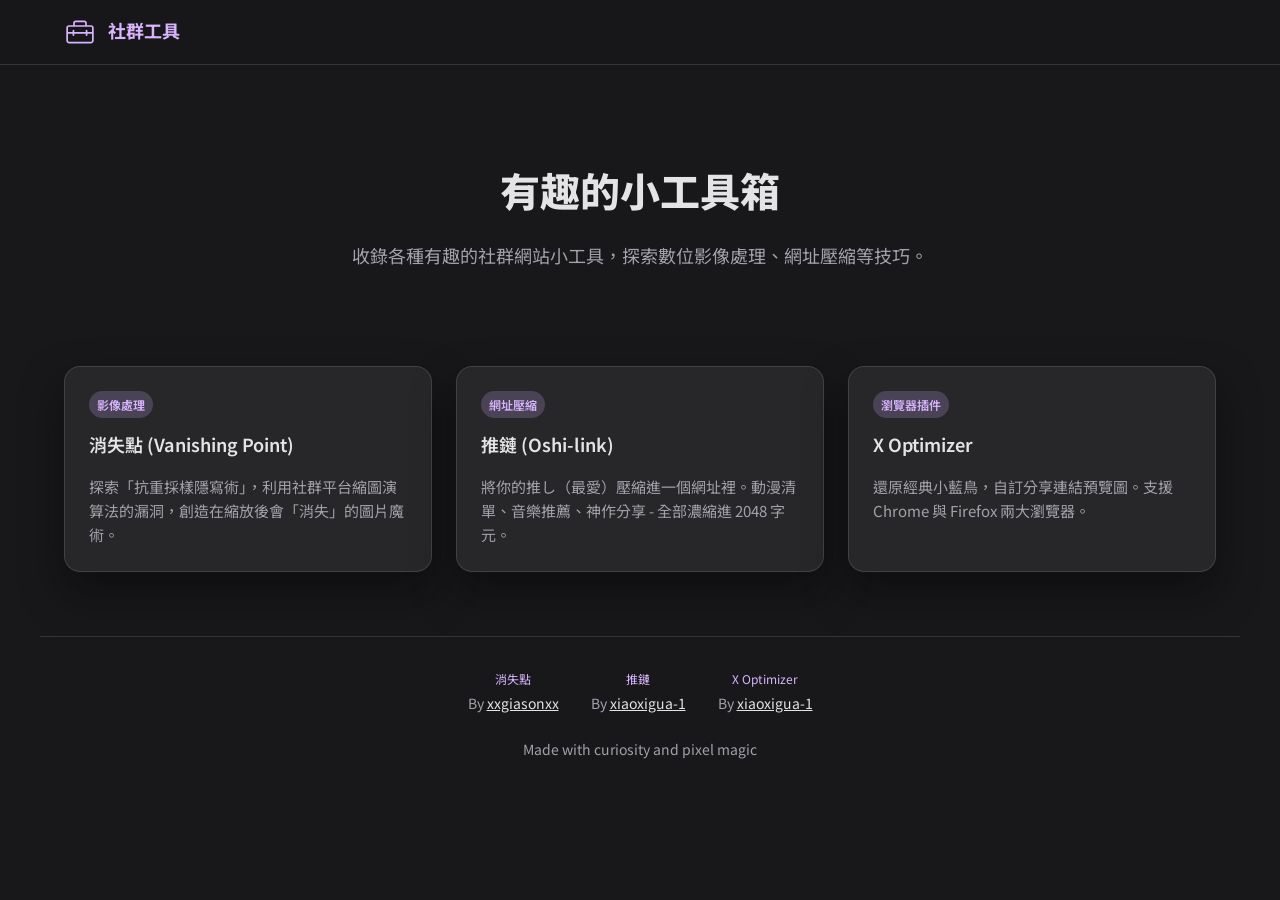
<file: merged-site/index.html>
<!DOCTYPE html>
<html lang="zh-TW">
<head>
  <meta charset="UTF-8">
  <meta name="viewport" content="width=device-width, initial-scale=1.0">
  <title>有趣的小工具箱 - 社群網站工具集</title>
  <link rel="stylesheet" href="styles.css">
  <link rel="icon" type="image/svg+xml" href="data:image/svg+xml,%3Csvg viewBox='0 0 28 28' fill='none' xmlns='http://www.w3.org/2000/svg'%3E%3Cpath d='M8.00049 6.2475V7.99573H4.24829C3.00565 7.99573 1.99829 9.00309 1.99829 10.2457V21.7457C1.99829 22.9884 3.00565 23.9957 4.24829 23.9957H23.7518C24.9944 23.9957 26.0018 22.9884 26.0018 21.7457V10.2457C26.0018 9.00309 24.9944 7.99573 23.7518 7.99573H20.0018V6.2475C20.0018 5.00486 18.9945 3.9975 17.7518 3.9975H10.2505C9.00785 3.9975 8.00049 5.00486 8.00049 6.2475ZM10.2505 5.4975H17.7518C18.1661 5.4975 18.5018 5.83328 18.5018 6.2475V7.99573H9.50049V6.2475C9.50049 5.83328 9.83627 5.4975 10.2505 5.4975ZM4.24829 9.49573H23.7518C24.166 9.49573 24.5018 9.83152 24.5018 10.2457V14H20.5044V12.75C20.5044 12.3358 20.1686 12 19.7544 12C19.3402 12 19.0044 12.3358 19.0044 12.75V14H9.00439V12.75C9.00439 12.3358 8.66861 12 8.25439 12C7.84018 12 7.50439 12.3358 7.50439 12.75V14H3.49829V10.2457C3.49829 9.83151 3.83408 9.49573 4.24829 9.49573ZM19.0044 15.5V16.75C19.0044 17.1642 19.3402 17.5 19.7544 17.5C20.1686 17.5 20.5044 17.1642 20.5044 16.75V15.5H24.5018V21.7457C24.5018 22.1599 24.166 22.4957 23.7518 22.4957H4.24829C3.83408 22.4957 3.49829 22.1599 3.49829 21.7457V15.5H7.50439V16.75C7.50439 17.1642 7.84018 17.5 8.25439 17.5C8.66861 17.5 9.00439 17.1642 9.00439 16.75V15.5H19.0044Z' fill='%23D8B4FE'/%3E%3C/svg%3E">
</head>
<body>
  <nav class="nav">
    <div class="nav-container">
      <a href="index.html" class="nav-brand">
        <svg class="nav-logo" viewBox="0 0 28 28" fill="none" xmlns="http://www.w3.org/2000/svg">
          <path d="M8.00049 6.2475V7.99573H4.24829C3.00565 7.99573 1.99829 9.00309 1.99829 10.2457V21.7457C1.99829 22.9884 3.00565 23.9957 4.24829 23.9957H23.7518C24.9944 23.9957 26.0018 22.9884 26.0018 21.7457V10.2457C26.0018 9.00309 24.9944 7.99573 23.7518 7.99573H20.0018V6.2475C20.0018 5.00486 18.9945 3.9975 17.7518 3.9975H10.2505C9.00785 3.9975 8.00049 5.00486 8.00049 6.2475ZM10.2505 5.4975H17.7518C18.1661 5.4975 18.5018 5.83328 18.5018 6.2475V7.99573H9.50049V6.2475C9.50049 5.83328 9.83627 5.4975 10.2505 5.4975ZM4.24829 9.49573H23.7518C24.166 9.49573 24.5018 9.83152 24.5018 10.2457V14H20.5044V12.75C20.5044 12.3358 20.1686 12 19.7544 12C19.3402 12 19.0044 12.3358 19.0044 12.75V14H9.00439V12.75C9.00439 12.3358 8.66861 12 8.25439 12C7.84018 12 7.50439 12.3358 7.50439 12.75V14H3.49829V10.2457C3.49829 9.83151 3.83408 9.49573 4.24829 9.49573ZM19.0044 15.5V16.75C19.0044 17.1642 19.3402 17.5 19.7544 17.5C20.1686 17.5 20.5044 17.1642 20.5044 16.75V15.5H24.5018V21.7457C24.5018 22.1599 24.166 22.4957 23.7518 22.4957H4.24829C3.83408 22.4957 3.49829 22.1599 3.49829 21.7457V15.5H7.50439V16.75C7.50439 17.1642 7.84018 17.5 8.25439 17.5C8.66861 17.5 9.00439 17.1642 9.00439 16.75V15.5H19.0044Z" fill="#D8B4FE"/>
        </svg>
        <span class="nav-title">社群工具</span>
      </a>
      
    </div>
  </nav>

  <main class="main">
    <div style="text-align: center; padding: 4rem 2rem;">
      <h1 style="font-family: var(--font-display); font-size: 2.5rem; font-weight: 800; margin-bottom: 1rem;">
        有趣的小工具箱
      </h1>
      <p style="color: var(--text-secondary); font-size: 1.125rem; max-width: 600px; margin: 0 auto;">
        收錄各種有趣的社群網站小工具，探索數位影像處理、網址壓縮等技巧。
      </p>
      
    </div>

    <div class="grid-2" style="margin-top: 2rem;">
      <div class="card" style="cursor: pointer;" onclick="window.location.href='disappear.html'">
        <span class="badge badge-purple">影像處理</span>
        <h2 class="card-title" style="margin-top: 0.75rem;">消失點 (Vanishing Point)</h2>
        <p class="text-secondary" style="font-size: 0.9375rem;">
          探索「抗重採樣隱寫術」，利用社群平台縮圖演算法的漏洞，創造在縮放後會「消失」的圖片魔術。
        </p>
      </div>
      <div class="card" style="cursor: pointer;" onclick="window.location.href='oshi.html'">
        <span class="badge badge-purple">網址壓縮</span>
        <h2 class="card-title" style="margin-top: 0.75rem;">推鏈 (Oshi-link)</h2>
        <p class="text-secondary" style="font-size: 0.9375rem;">
          將你的推し（最愛）壓縮進一個網址裡。動漫清單、音樂推薦、神作分享 - 全部濃縮進 2048 字元。
        </p>
      </div>
      <div class="card" style="cursor: pointer;" onclick="window.location.href='x-optimizer.html'">
        <span class="badge badge-purple">瀏覽器插件</span>
        <h2 class="card-title" style="margin-top: 0.75rem;">X Optimizer</h2>
        <p class="text-secondary" style="font-size: 0.9375rem;">
          還原經典小藍鳥，自訂分享連結預覽圖。支援 Chrome 與 Firefox 兩大瀏覽器。
        </p>
      </div>
    </div>
  </main>

  <footer class="footer">
    <div style="display: flex; flex-direction: column; gap: 1.5rem; align-items: center;">
      <div style="display: flex; gap: 2rem; flex-wrap: wrap; justify-content: center;">
        <div style="text-align: center;">
          <p style="font-size: 0.75rem; color: var(--accent); margin-bottom: 0.25rem;">消失點</p>
          <p style="font-size: 0.875rem;">By <a href="https://github.com/xxgiasonxx" style="color: var(--text-primary);">xxgiasonxx</a></p>
        </div>
        <div style="text-align: center;">
          <p style="font-size: 0.75rem; color: var(--accent); margin-bottom: 0.25rem;">推鏈</p>
          <p style="font-size: 0.875rem;">By <a href="https://github.com/xiaoxigua-1" style="color: var(--text-primary);">xiaoxigua-1</a></p>
        </div>
        <div style="text-align: center;">
          <p style="font-size: 0.75rem; color: var(--accent); margin-bottom: 0.25rem;">X Optimizer</p>
          <p style="font-size: 0.875rem;">By <a href="https://github.com/xiaoxigua-1" style="color: var(--text-primary);">xiaoxigua-1</a></p>
        </div>
      </div>
      <p>Made with curiosity and pixel magic</p>
    </div>
  </footer>
</body>
</html>
</file>
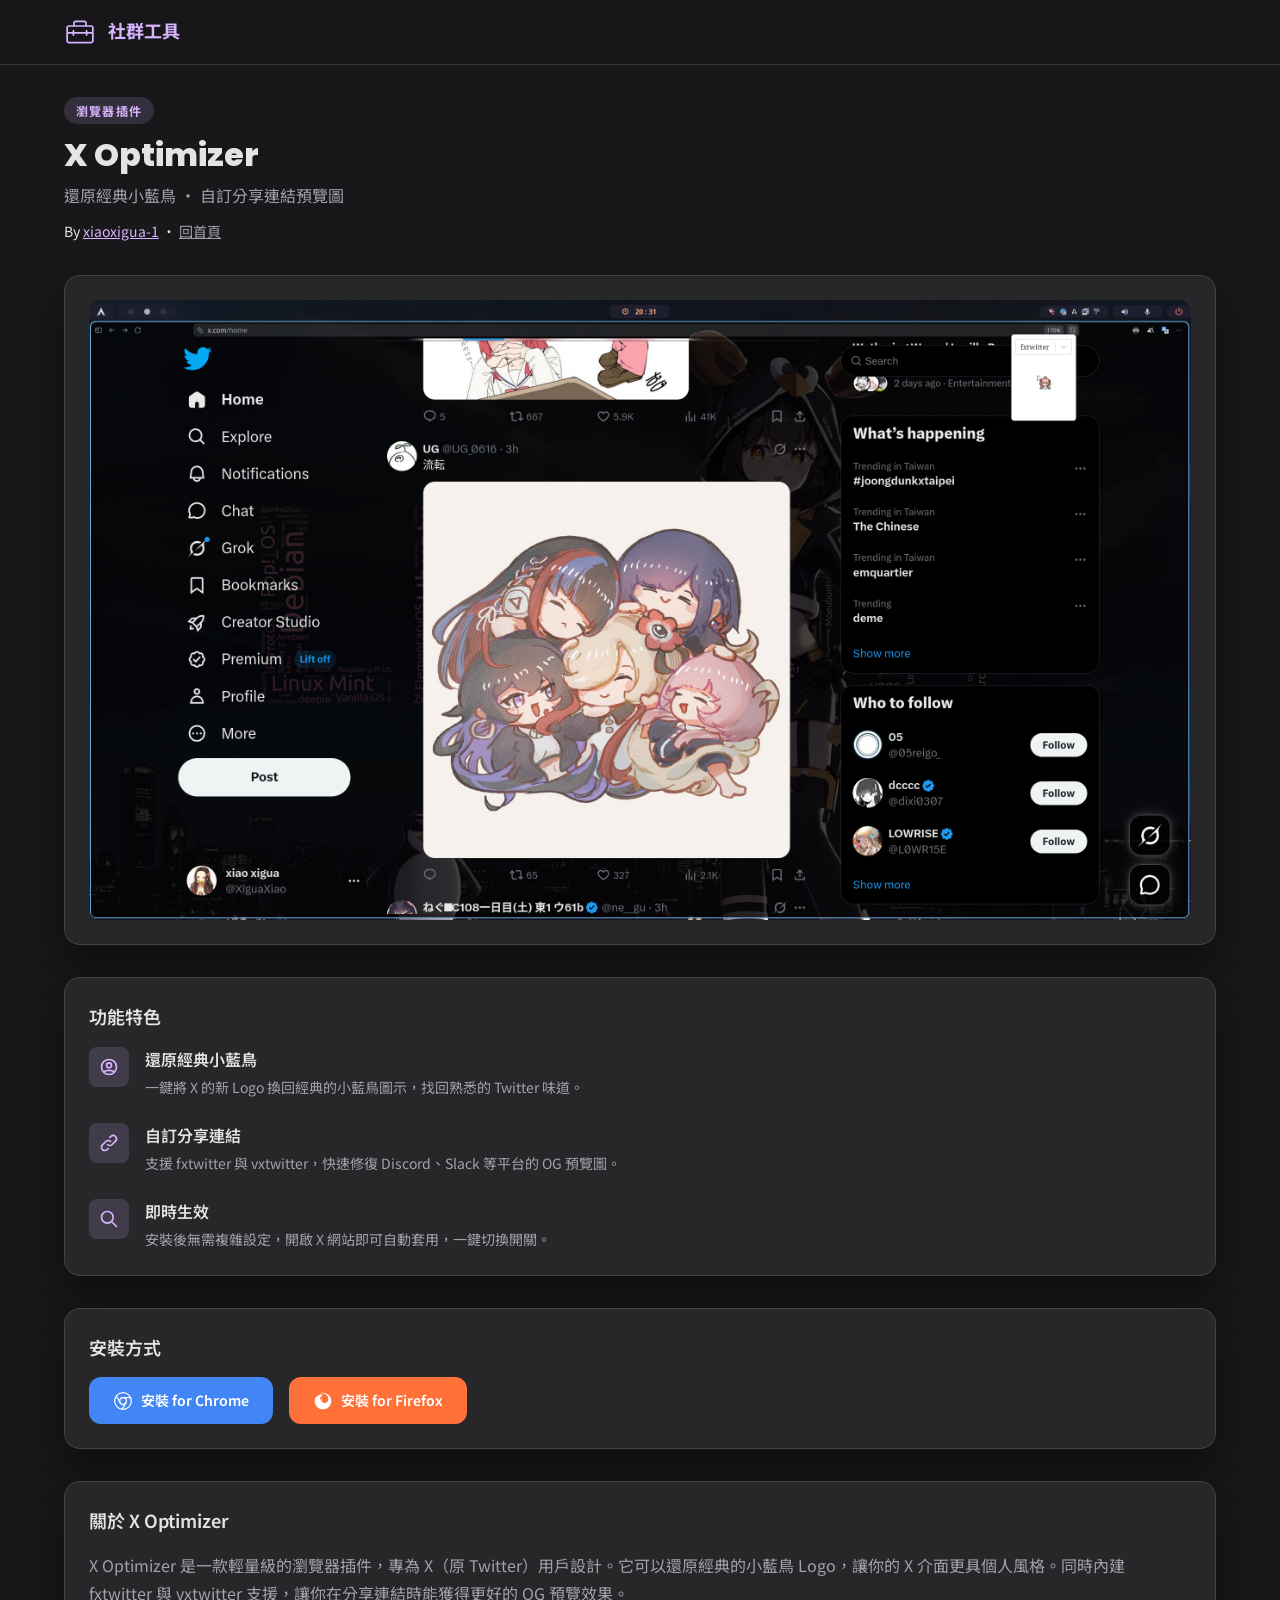
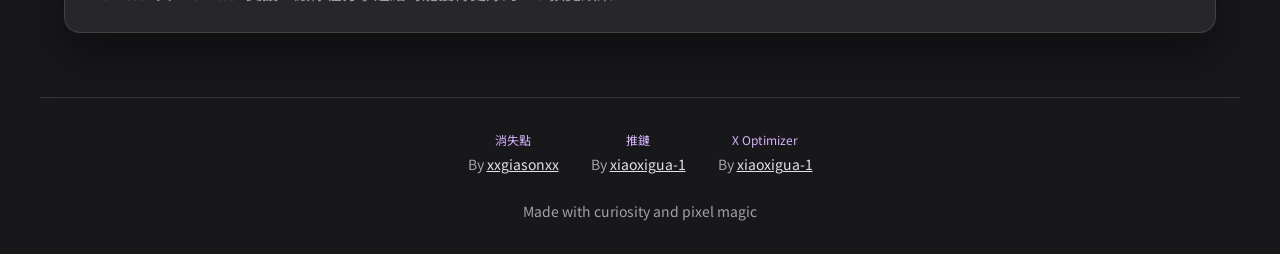
<file: merged-site/x-optimizer.html>
<!DOCTYPE html>
<html lang="zh-TW">

<head>
  <meta charset="UTF-8">
  <meta name="viewport" content="width=device-width, initial-scale=1.0">
  <title>X Optimizer - 還原經典小藍鳥</title>
  <link rel="stylesheet" href="styles.css">
  <link rel="icon" type="image/svg+xml"
    href="data:image/svg+xml,%3Csvg xmlns='http://www.w3.org/2000/svg' viewBox='0 0 32 32'%3E%3Crect width='32' height='32' rx='6' fill='%2318181B'/%3E%3Ccircle cx='16' cy='16' r='8' fill='%23D8B4FE'/%3E%3C/svg%3E">
</head>

<body>
  <nav class="nav">
    <div class="nav-container">
      <a href="index.html" class="nav-brand">
        <svg class="nav-logo" viewBox="0 0 28 28" fill="none" xmlns="http://www.w3.org/2000/svg">
          <path
            d="M8.00049 6.2475V7.99573H4.24829C3.00565 7.99573 1.99829 9.00309 1.99829 10.2457V21.7457C1.99829 22.9884 3.00565 23.9957 4.24829 23.9957H23.7518C24.9944 23.9957 26.0018 22.9884 26.0018 21.7457V10.2457C26.0018 9.00309 24.9944 7.99573 23.7518 7.99573H20.0018V6.2475C20.0018 5.00486 18.9945 3.9975 17.7518 3.9975H10.2505C9.00785 3.9975 8.00049 5.00486 8.00049 6.2475ZM10.2505 5.4975H17.7518C18.1661 5.4975 18.5018 5.83328 18.5018 6.2475V7.99573H9.50049V6.2475C9.50049 5.83328 9.83627 5.4975 10.2505 5.4975ZM4.24829 9.49573H23.7518C24.166 9.49573 24.5018 9.83152 24.5018 10.2457V14H20.5044V12.75C20.5044 12.3358 20.1686 12 19.7544 12C19.3402 12 19.0044 12.3358 19.0044 12.75V14H9.00439V12.75C9.00439 12.3358 8.66861 12 8.25439 12C7.84018 12 7.50439 12.3358 7.50439 12.75V14H3.49829V10.2457C3.49829 9.83151 3.83408 9.49573 4.24829 9.49573ZM19.0044 15.5V16.75C19.0044 17.1642 19.3402 17.5 19.7544 17.5C20.1686 17.5 20.5044 17.1642 20.5044 16.75V15.5H24.5018V21.7457C24.5018 22.1599 24.166 22.4957 23.7518 22.4957H4.24829C3.83408 22.4957 3.49829 22.1599 3.49829 21.7457V15.5H7.50439V16.75C7.50439 17.1642 7.84018 17.5 8.25439 17.5C8.66861 17.5 9.00439 17.1642 9.00439 16.75V15.5H19.0044Z"
            fill="#D8B4FE" />
        </svg>
        <span class="nav-title">社群工具</span>
      </a>
    </div>
  </nav>

  <main class="main">
    <header class="page-header">
      <span class="page-badge">瀏覽器插件</span>
      <h1 class="page-title">X Optimizer</h1>
      <p class="page-subtitle">還原經典小藍鳥 · 自訂分享連結預覽圖</p>
      <p style="margin-top: 0.75rem; font-size: 0.875rem;">
        By <a href="https://github.com/xiaoxigua-1" style="color: var(--accent);">xiaoxigua-1</a>
        · <a href="index.html" style="color: var(--text-secondary);">回首頁</a>
      </p>
    </header>

    <div class="card" style="margin-bottom: 2rem;">
      <div class="feature-screenshot">
        <img id="screenshot" src="x-optimizer-preview.png" alt="X Optimizer 展示圖">
      </div>
    </div>

    <div class="card" style="margin-bottom: 2rem;">
      <h2 class="card-title">功能特色</h2>
      <div class="feature-list">
        <div class="feature-item">
          <div class="feature-icon">
            <svg viewBox="0 0 24 24" fill="none" stroke="currentColor" stroke-width="2">
              <path stroke-linecap="round" stroke-linejoin="round"
                d="M5.121 17.804A13.937 13.937 0 0112 16c2.5 0 4.847.655 6.879 1.804M15 10a3 3 0 11-6 0 3 3 0 016 0zm6 2a9 9 0 11-18 0 9 9 0 0118 0z" />
            </svg>
          </div>
          <div>
            <h3>還原經典小藍鳥</h3>
            <p>一鍵將 X 的新 Logo 換回經典的小藍鳥圖示，找回熟悉的 Twitter 味道。</p>
          </div>
        </div>
        <div class="feature-item">
          <div class="feature-icon">
            <svg viewBox="0 0 24 24" fill="none" stroke="currentColor" stroke-width="2">
              <path stroke-linecap="round" stroke-linejoin="round"
                d="M13.828 10.172a4 4 0 00-5.656 0l-4 4a4 4 0 105.656 5.656l1.102-1.101m-.758-4.899a4 4 0 005.656 0l4-4a4 4 0 00-5.656-5.656l-1.1 1.1" />
            </svg>
          </div>
          <div>
            <h3>自訂分享連結</h3>
            <p>支援 fxtwitter 與 vxtwitter，快速修復 Discord、Slack 等平台的 OG 預覽圖。</p>
          </div>
        </div>
        <div class="feature-item">
          <div class="feature-icon">
            <svg viewBox="0 0 24 24" fill="none" stroke="currentColor" stroke-width="2">
              <path stroke-linecap="round" stroke-linejoin="round" d="M21 21l-6-6m2-5a7 7 0 11-14 0 7 7 0 0114 0z" />
            </svg>
          </div>
          <div>
            <h3>即時生效</h3>
            <p>安裝後無需複雜設定，開啟 X 網站即可自動套用，一鍵切換開關。</p>
          </div>
        </div>
      </div>
    </div>

    <div class="card" style="margin-bottom: 2rem;">
      <h2 class="card-title">安裝方式</h2>
      <div class="install-buttons">
        <a href="https://chromewebstore.google.com/detail/x-optimizer/npdpncicgllbfbobialabnmbbkfkdpio?authuser=0&hl=zh-TW"
          target="_blank" rel="noopener" class="install-btn install-btn-chrome">
          <svg viewBox="0 0 24 24" fill="none" stroke="currentColor" stroke-width="1.5" stroke-linecap="round"
            stroke-linejoin="round">
            <circle cx="12" cy="12" r="10" />
            <circle cx="12" cy="12" r="4" />
            <line x1="21.17" y1="8" x2="12" y2="8" />
            <line x1="3.95" y1="6.06" x2="8.54" y2="14" />
            <line x1="10.88" y1="21.94" x2="15.46" y2="14" />
          </svg>
          安裝 for Chrome
        </a>
        <a href="https://addons.mozilla.org/en-US/firefox/addon/x-optimizer/" target="_blank" rel="noopener"
          class="install-btn install-btn-firefox">
          <svg viewBox="0 0 24 24" xmlns="http://www.w3.org/2000/svg" fill="#ffffff">
            <g>
              <path fill="none" d="M0 0h24v24H0z"></path>
              <path fill-rule="nonzero"
                d="M12 2c5.523 0 10 4.477 10 10s-4.477 10-10 10S2 17.523 2 12c0-1.464.314-2.854.88-4.106.466-.939 1.233-1.874 1.85-2.194-.653 1.283-.973 2.54-1.04 3.383.454-1.5 1.315-2.757 2.52-3.644 2.066-1.519 4.848-1.587 5.956-.62-2.056.707-4.296 3.548-3.803 6.876.08.55.245 1.084.489 1.582-.384-1.01-.418-2.433.202-3.358.692-1.03 1.678-1.248 2.206-1.136-.208-.044-.668.836-.736.991-.173.394-.259.82-.251 1.25a3.395 3.395 0 0 0 1.03 2.38c1.922 1.871 5.023 1.135 6.412-1.002.953-1.471 1.069-3.968-.155-5.952a6.915 6.915 0 0 0-1.084-1.32c-1.85-1.766-4.48-2.57-6.982-2.205-1.106.177-2.047.496-2.824.956C7.755 2.798 9.91 2 12 2z">
              </path>
            </g>
          </svg>
          安裝 for Firefox
        </a>
      </div>
    </div>

    <div class="card">
      <h2 class="card-title">關於 X Optimizer</h2>
      <p class="text-secondary" style="line-height: 1.8;">
        X Optimizer 是一款輕量級的瀏覽器插件，專為 X（原 Twitter）用戶設計。它可以還原經典的小藍鳥 Logo，讓你的 X 介面更具個人風格。同時內建 fxtwitter 與 vxtwitter
        支援，讓你在分享連結時能獲得更好的 OG 預覽效果。
      </p>
    </div>
  </main>

  <footer class="footer">
    <div style="display: flex; flex-direction: column; gap: 1.5rem; align-items: center;">
      <div style="display: flex; gap: 2rem; flex-wrap: wrap; justify-content: center;">
        <div style="text-align: center;">
          <p style="font-size: 0.75rem; color: var(--accent); margin-bottom: 0.25rem;">消失點</p>
          <p style="font-size: 0.875rem;">By <a href="https://github.com/xxgiasonxx"
              style="color: var(--text-primary);">xxgiasonxx</a></p>
        </div>
        <div style="text-align: center;">
          <p style="font-size: 0.75rem; color: var(--accent); margin-bottom: 0.25rem;">推鏈</p>
          <p style="font-size: 0.875rem;">By <a href="https://github.com/xiaoxigua-1"
              style="color: var(--text-primary);">xiaoxigua-1</a></p>
        </div>
        <div style="text-align: center;">
          <p style="font-size: 0.75rem; color: var(--accent); margin-bottom: 0.25rem;">X Optimizer</p>
          <p style="font-size: 0.875rem;">By <a href="https://github.com/xiaoxigua-1"
              style="color: var(--text-primary);">xiaoxigua-1</a></p>
        </div>
      </div>
      <p>Made with curiosity and pixel magic</p>
    </div>
  </footer>
</body>

</html>
</file>
<file: merged-site/styles.css>
@import url('https://fonts.googleapis.com/css2?family=Noto+Sans+TC:wght@400;500;700&family=Poppins:wght@500;700;800&display=swap');

* {
  margin: 0;
  padding: 0;
  box-sizing: border-box;
}

:root {
  --bg-primary: #18181B;
  --bg-secondary: #27272A;
  --bg-tertiary: #3F3F46;
  --text-primary: #E4E4E7;
  --text-secondary: #A1A1AA;
  --accent: #D8B4FE;
  --accent-hover: #C084FC;
  --caution: #FBBF24;
  --danger: #F87171;
  --border: rgba(228, 228, 231, 0.14);
  --shadow: 0 20px 40px rgba(8, 8, 10, 0.55);
  --font-display: 'Poppins', 'Noto Sans TC', sans-serif;
  --font-body: 'Noto Sans TC', sans-serif;
}

html {
  scroll-behavior: smooth;
}

body {
  font-family: var(--font-body);
  background-color: var(--bg-primary);
  color: var(--text-primary);
  min-height: 100vh;
  line-height: 1.6;
  -webkit-font-smoothing: antialiased;
}

::selection {
  background-color: var(--accent);
  color: var(--bg-primary);
}

::-webkit-scrollbar {
  width: 8px;
  height: 8px;
}

::-webkit-scrollbar-track {
  background: var(--bg-secondary);
}

::-webkit-scrollbar-thumb {
  background: var(--bg-tertiary);
  border-radius: 4px;
}

::-webkit-scrollbar-thumb:hover {
  background: var(--text-secondary);
}

.nav {
  position: sticky;
  top: 0;
  z-index: 100;
  background: rgba(24, 24, 27, 0.9);
  backdrop-filter: blur(12px);
  border-bottom: 1px solid var(--border);
}

.nav-container {
  max-width: 1200px;
  margin: 0 auto;
  padding: 1rem 1.5rem;
  display: flex;
  align-items: center;
  justify-content: space-between;
  gap: 1.5rem;
}

.nav-brand {
  display: flex;
  align-items: center;
  gap: 0.75rem;
  text-decoration: none;
  color: var(--text-primary);
}

.nav-logo {
  width: 32px;
  height: 32px;
}

.nav-title {
  font-family: var(--font-display);
  font-weight: 700;
  font-size: 1.125rem;
  color: var(--accent);
}

.nav-links {
  display: flex;
  gap: 0.5rem;
}

.nav-link {
  padding: 0.5rem 1rem;
  border-radius: 0.5rem;
  text-decoration: none;
  color: var(--text-secondary);
  font-weight: 500;
  font-size: 0.875rem;
  transition: all 0.2s ease;
}

.nav-link:hover {
  color: var(--text-primary);
  background: var(--bg-secondary);
}

.nav-link.active {
  color: var(--accent);
  background: rgba(216, 180, 254, 0.1);
}

.main {
  max-width: 1200px;
  margin: 0 auto;
  padding: 2rem 1.5rem 4rem;
}

.page-header {
  margin-bottom: 2rem;
  animation: fade-up 380ms ease both;
}

.page-badge {
  display: inline-block;
  padding: 0.25rem 0.75rem;
  border-radius: 9999px;
  background: rgba(216, 180, 254, 0.15);
  color: var(--accent);
  font-size: 0.75rem;
  font-weight: 700;
  text-transform: uppercase;
  letter-spacing: 0.1em;
  margin-bottom: 0.75rem;
}

.page-title {
  font-family: var(--font-display);
  font-size: 2rem;
  font-weight: 800;
  color: var(--text-primary);
  line-height: 1.2;
}

.page-subtitle {
  margin-top: 0.5rem;
  color: var(--text-secondary);
  font-size: 1rem;
}

.card {
  background: var(--bg-secondary);
  border: 1px solid var(--border);
  border-radius: 1rem;
  padding: 1.5rem;
  box-shadow: var(--shadow);
}

.card-title {
  font-size: 1.125rem;
  font-weight: 600;
  color: var(--text-primary);
  margin-bottom: 1rem;
}

.btn {
  display: inline-flex;
  align-items: center;
  justify-content: center;
  gap: 0.5rem;
  padding: 0.625rem 1.25rem;
  border-radius: 0.75rem;
  font-weight: 600;
  font-size: 0.875rem;
  text-decoration: none;
  cursor: pointer;
  border: none;
  transition: all 0.2s ease;
}

.btn-primary {
  background: var(--accent);
  color: var(--bg-primary);
}

.btn-primary:hover {
  background: var(--accent-hover);
  transform: translateY(-1px);
}

.btn-primary:active {
  transform: translateY(0);
}

.btn-ghost {
  background: transparent;
  color: var(--text-secondary);
  border: 1px solid var(--border);
}

.btn-ghost:hover {
  background: var(--bg-secondary);
  color: var(--text-primary);
}

.btn-group {
  display: flex;
  flex-wrap: wrap;
  gap: 0.75rem;
}

.upload-zone {
  border: 2px dashed var(--bg-tertiary);
  border-radius: 1rem;
  padding: 3rem 2rem;
  text-align: center;
  cursor: pointer;
  transition: all 0.2s ease;
}

.upload-zone:hover,
.upload-zone.drag-over {
  border-color: var(--accent);
  background: rgba(216, 180, 254, 0.05);
}

.upload-zone.drag-over {
  transform: scale(1.01);
}

.upload-icon {
  width: 4rem;
  height: 4rem;
  margin: 0 auto 1rem;
  color: var(--text-secondary);
  opacity: 0.5;
}

.upload-text {
  font-size: 1.125rem;
  font-weight: 500;
  color: var(--text-primary);
  margin-bottom: 0.5rem;
}

.upload-hint {
  font-size: 0.875rem;
  color: var(--text-secondary);
}

.hidden {
  display: none !important;
}

.grid-2 {
  display: grid;
  grid-template-columns: repeat(auto-fit, minmax(300px, 1fr));
  gap: 1.5rem;
}

.spinner {
  width: 3rem;
  height: 3rem;
  border: 3px solid var(--bg-tertiary);
  border-top-color: var(--accent);
  border-radius: 50%;
  animation: spin 0.8s linear infinite;
  margin: 0 auto;
}

@keyframes spin {
  to { transform: rotate(360deg); }
}

@keyframes fade-up {
  from {
    opacity: 0;
    transform: translateY(12px);
  }
  to {
    opacity: 1;
    transform: translateY(0);
  }
}

.toast {
  position: fixed;
  bottom: 1.25rem;
  left: 50%;
  transform: translateX(-50%);
  padding: 0.75rem 1rem;
  border-radius: 0.75rem;
  background: var(--bg-secondary);
  border: 1px solid var(--border);
  color: var(--text-primary);
  font-size: 0.875rem;
  font-weight: 500;
  opacity: 0;
  transition: opacity 0.2s ease;
  z-index: 200;
  pointer-events: none;
}

.toast.show {
  opacity: 1;
}

.alert {
  padding: 1rem;
  border-radius: 0.75rem;
  margin-bottom: 1rem;
}

.alert-success {
  background: rgba(163, 190, 140, 0.15);
  border: 1px solid rgba(163, 190, 140, 0.3);
  color: #A3BE8C;
}

.alert-error {
  background: rgba(248, 113, 113, 0.15);
  border: 1px solid rgba(248, 113, 113, 0.3);
  color: var(--danger);
}

.image-preview {
  border-radius: 0.75rem;
  overflow: hidden;
  background-image:
    linear-gradient(45deg, #ccc 25%, transparent 25%),
    linear-gradient(-45deg, #ccc 25%, transparent 25%),
    linear-gradient(45deg, transparent 75%, #ccc 75%),
    linear-gradient(-45deg, transparent 75%, #ccc 75%);
  background-size: 16px 16px;
  background-position: 0 0, 0 8px, 8px -8px, -8px 0px;
  background-color: #f0f0f0;
}

.image-preview img {
  width: 100%;
  height: auto;
  display: block;
}

.image-meta {
  margin-top: 0.75rem;
  font-size: 0.875rem;
  color: var(--text-secondary);
}

.badge {
  display: inline-block;
  padding: 0.25rem 0.5rem;
  border-radius: 9999px;
  font-size: 0.75rem;
  font-weight: 600;
}

.badge-purple {
  background: rgba(216, 180, 254, 0.2);
  color: var(--accent);
}

.text-accent { color: var(--accent); }
.text-secondary { color: var(--text-secondary); }
.text-caution { color: var(--caution); }
.text-danger { color: var(--danger); }
.text-success { color: #A3BE8C; }

.footer {
  max-width: 1200px;
  margin: 0 auto;
  padding: 2rem 1.5rem;
  border-top: 1px solid var(--border);
  text-align: center;
  color: var(--text-secondary);
  font-size: 0.875rem;
}

@media (max-width: 640px) {
  .nav-container {
    flex-direction: column;
    gap: 1rem;
  }

  .nav-links {
    width: 100%;
    justify-content: center;
  }

  .page-title {
    font-size: 1.5rem;
  }

  .card {
    padding: 1rem;
  }

  .upload-zone {
    padding: 2rem 1rem;
  }
}

.markdown-content {
  font-family: var(--font-body);
  color: var(--text-primary);
}

.markdown-content h1,
.markdown-content h2,
.markdown-content h3 {
  color: var(--accent);
  margin-top: 1.5em;
  margin-bottom: 0.5em;
}

.markdown-content h1 { font-size: 1.5em; }
.markdown-content h2 { font-size: 1.25em; }
.markdown-content h3 { font-size: 1.125em; }

.markdown-content p,
.markdown-content li {
  line-height: 1.8;
  margin-bottom: 0.75em;
}

.markdown-content ul,
.markdown-content ol {
  padding-left: 1.5em;
  margin-bottom: 0.75em;
}

.markdown-content li {
  margin-bottom: 0.25em;
}

.markdown-content strong {
  color: var(--text-primary);
  font-weight: 600;
}

.markdown-content a {
  color: var(--accent);
  text-decoration: underline;
}

.markdown-content blockquote {
  border-left: 3px solid var(--accent);
  padding-left: 1em;
  color: var(--text-secondary);
  margin: 1em 0;
}

.vditor-reset {
  background: transparent !important;
  color: var(--text-primary) !important;
}

.vditor-reset p,
.vditor-reset li {
  color: var(--text-primary) !important;
}

.vditor-reset h1,
.vditor-reset h2,
.vditor-reset h3 {
  color: var(--accent) !important;
}

.vditor-reset a {
  color: var(--accent) !important;
}

.vditor-reset blockquote {
  border-left: 3px solid var(--accent) !important;
  color: var(--text-secondary) !important;
}

.vditor-reset code {
  background: var(--bg-tertiary) !important;
  color: var(--accent) !important;
  padding: 0.125rem 0.375rem;
  border-radius: 0.25rem;
}

.vditor-reset pre {
  background: var(--bg-tertiary) !important;
  border-radius: 0.5rem;
  padding: 1rem;
}

.vditor-reset pre code {
  background: transparent !important;
  padding: 0 !important;
}

.feature-screenshot {
  border-radius: 0.75rem;
  overflow: hidden;
  background: var(--bg-tertiary);
  min-height: 300px;
  display: flex;
  align-items: center;
  justify-content: center;
  position: relative;
}

.feature-screenshot img {
  width: 100%;
  height: auto;
  display: block;
}

.screenshot-placeholder {
  position: absolute;
  color: var(--text-secondary);
  font-size: 0.875rem;
}

.feature-screenshot img:not([src=""]) + .screenshot-placeholder {
  display: none;
}

.feature-list {
  display: flex;
  flex-direction: column;
  gap: 1.5rem;
}

.feature-item {
  display: flex;
  gap: 1rem;
  align-items: flex-start;
}

.feature-icon {
  width: 2.5rem;
  height: 2.5rem;
  flex-shrink: 0;
  background: rgba(216, 180, 254, 0.15);
  border-radius: 0.5rem;
  display: flex;
  align-items: center;
  justify-content: center;
}

.feature-icon svg {
  width: 1.25rem;
  height: 1.25rem;
  color: var(--accent);
}

.feature-item h3 {
  font-size: 1rem;
  font-weight: 600;
  color: var(--text-primary);
  margin-bottom: 0.25rem;
}

.feature-item p {
  font-size: 0.875rem;
  color: var(--text-secondary);
  line-height: 1.6;
}

.install-buttons {
  display: flex;
  flex-wrap: wrap;
  gap: 1rem;
}

.install-btn {
  display: inline-flex;
  align-items: center;
  gap: 0.5rem;
  padding: 0.75rem 1.5rem;
  border-radius: 0.75rem;
  font-weight: 600;
  font-size: 0.875rem;
  text-decoration: none;
  transition: all 0.2s ease;
}

.install-btn svg {
  width: 1.25rem;
  height: 1.25rem;
}

.install-btn-chrome {
  background: #4285f4;
  color: white;
}

.install-btn-chrome:hover {
  background: #3367d6;
  transform: translateY(-1px);
}

.install-btn-firefox {
  background: #ff7139;
  color: white;
}

.install-btn-firefox:hover {
  background: #e55a28;
  transform: translateY(-1px);
}
</file>
